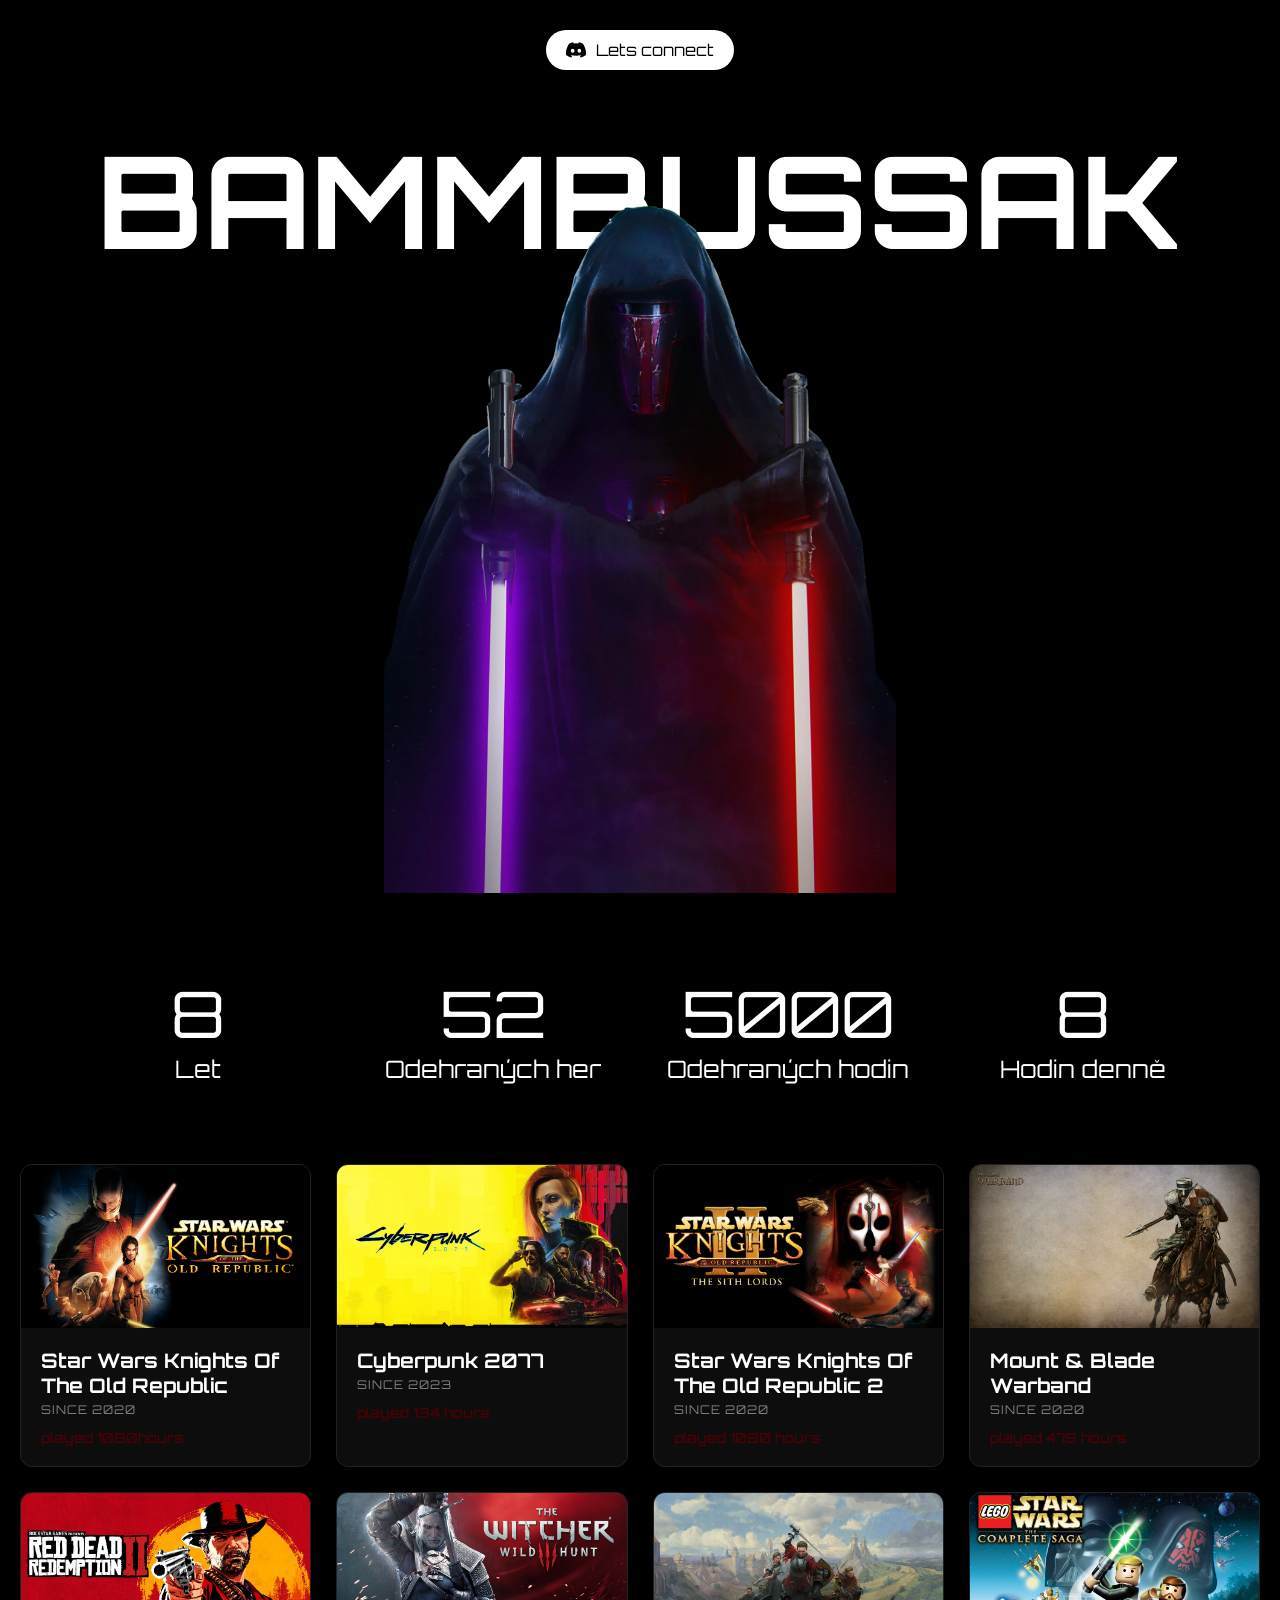
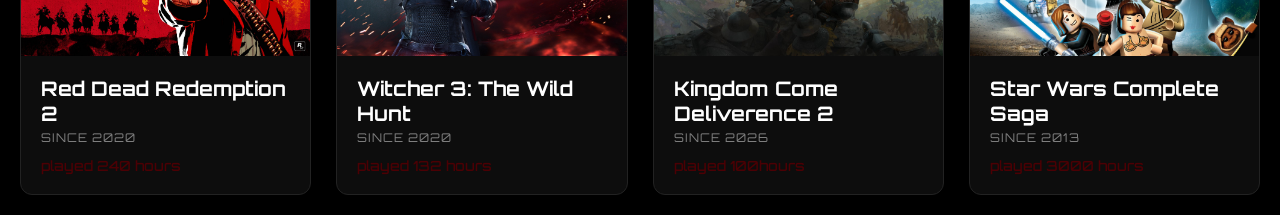
<file: index.html>
<!DOCTYPE html>
<html lang="en">

<head>
    <meta charset="UTF-8">
    <meta name="viewport" content="width=device-width, initial-scale=1.0">
    <meta name="Description">
    <link rel="stylesheet" href="index.css">
    <title>Gaming Website - Bammbussak</title>
</head>

<body>
    <header>
        <a href="https://discord.com/users/Bammbussak" target="_blank">
            <button>
            <svg xmlns="http://www.w3.org/2000/svg"  width="16" height="16" fill="currentColor" class="bi bi-discord"
                viewBox="0 0 16 16">
                <path
                    d="M13.545 2.907a13.2 13.2 0 0 0-3.257-1.011.05.05 0 0 0-.052.025c-.141.25-.297.577-.406.833a12.2 12.2 0 0 0-3.658 0 8 8 0 0 0-.412-.833.05.05 0 0 0-.052-.025c-1.125.194-2.22.534-3.257 1.011a.04.04 0 0 0-.021.018C.356 6.024-.213 9.047.066 12.032q.003.022.021.037a13.3 13.3 0 0 0 3.995 2.02.05.05 0 0 0 .056-.019q.463-.63.818-1.329a.05.05 0 0 0-.01-.059l-.018-.011a9 9 0 0 1-1.248-.595.05.05 0 0 1-.02-.066l.015-.019q.127-.095.248-.195a.05.05 0 0 1 .051-.007c2.619 1.196 5.454 1.196 8.041 0a.05.05 0 0 1 .053.007q.121.1.248.195a.05.05 0 0 1-.004.085 8 8 0 0 1-1.249.594.05.05 0 0 0-.03.03.05.05 0 0 0 .003.041c.24.465.515.909.817 1.329a.05.05 0 0 0 .056.019 13.2 13.2 0 0 0 4.001-2.02.05.05 0 0 0 .021-.037c.334-3.451-.559-6.449-2.366-9.106a.03.03 0 0 0-.02-.019m-8.198 7.307c-.789 0-1.438-.724-1.438-1.612s.637-1.613 1.438-1.613c.807 0 1.45.73 1.438 1.613 0 .888-.637 1.612-1.438 1.612m5.316 0c-.788 0-1.438-.724-1.438-1.612s.637-1.613 1.438-1.613c.807 0 1.451.73 1.438 1.613 0 .888-.631 1.612-1.438 1.612" />
            </svg>
            <span>Lets connect</span>
            </button>
        </a>
    </header>

    <main>
        <section class="hero">
            <h1>Bammbussak</h1><img src="revan.png" alt="Hero Image">
        </section>

        <section class="stats">
            <div class="stats-item">
                <p>8</p>
                <p>Let</p>
            </div>
            <div class="stats-item">
                <p>52</p>
                <p>Odehraných her</p>
            </div>
            <div class="stats-item">
                <p>5000</p>
                <p>Odehraných hodin</p>
            </div>
            <div class="stats-item">
                <p>8</p>
                <p>Hodin denně</p>
            </div>


        </section>

        <section class="cards">

    <div class="cards-item">
        <div class="cards-item-img" style="background-image: url('SWKOTOR.jpg');"></div>
        <div class="cards-item-footer">
            <div>
                <p>Star Wars Knights Of The Old Republic</p>
                <p>since 2020</p>
            </div>
            <div>
                <p>played 1080hours</p>
            </div>
        </div>
    </div>

    <div class="cards-item">
        <div class="cards-item-img" style="background-image: url('cp.jpg');"></div>
        <div class="cards-item-footer">
            <div>
                <p>Cyberpunk 2077</p>
                <p>since 2023</p>
            </div>
            <div>
                <p>played 134 hours</p>
            </div>
        </div>
    </div>

    <div class="cards-item">
        <div class="cards-item-img" style="background-image: url('SWKOTOR2.jpg');"></div>
        <div class="cards-item-footer">
            <div>
                <p>Star Wars Knights Of The Old Republic 2</p>
                <p>since 2020</p>
            </div>
            <div>
                <p>played 1080 hours</p>
            </div>
        </div>
    </div>

    <div class="cards-item">
        <div class="cards-item-img" style="background-image: url('MABW.jpg');"></div>
        <div class="cards-item-footer">
            <div>
                <p>Mount & Blade Warband</p>
                <p>since 2020</p>
            </div>
            <div>
                <p>played 475 hours</p>
            </div>
        </div>
    </div>

    <div class="cards-item">
        <div class="cards-item-img" style="background-image: url('RDR2.jpg');"></div>
        <div class="cards-item-footer">
            <div>
                <p>Red Dead Redemption 2</p>
                <p>since 2020</p>
            </div>
            <div>
                <p>played 240 hours</p>
            </div>
        </div>
    </div>

    <div class="cards-item">
        <div class="cards-item-img" style="background-image: url('Witcher3.jpg');"></div>
        <div class="cards-item-footer">
            <div>
                <p>Witcher 3: The Wild Hunt</p>
                <p>since 2020</p>
            </div>
            <div>
                <p>played 132 hours</p>
            </div>
        </div>
    </div>

    <div class="cards-item">
        <div class="cards-item-img" style="background-image: url('KCD2.jpg');"></div>
        <div class="cards-item-footer">
            <div>
                <p>Kingdom Come Deliverence 2</p>
                <p>since 2026</p>
            </div>
            <div>
                <p>played 100hours</p>
            </div>
        </div>
    </div>

    <div class="cards-item">
        <div class="cards-item-img" style="background-image: url('SWCompleteSaga.jpg');"></div>
        <div class="cards-item-footer">
            <div>
                <p>Star Wars Complete Saga</p>
                <p>since 2013</p>
            </div>
            <div>
                <p>played 3000 hours</p>
            </div>
        </div>
    </div>
        </section>
</body>

</html>
</file>
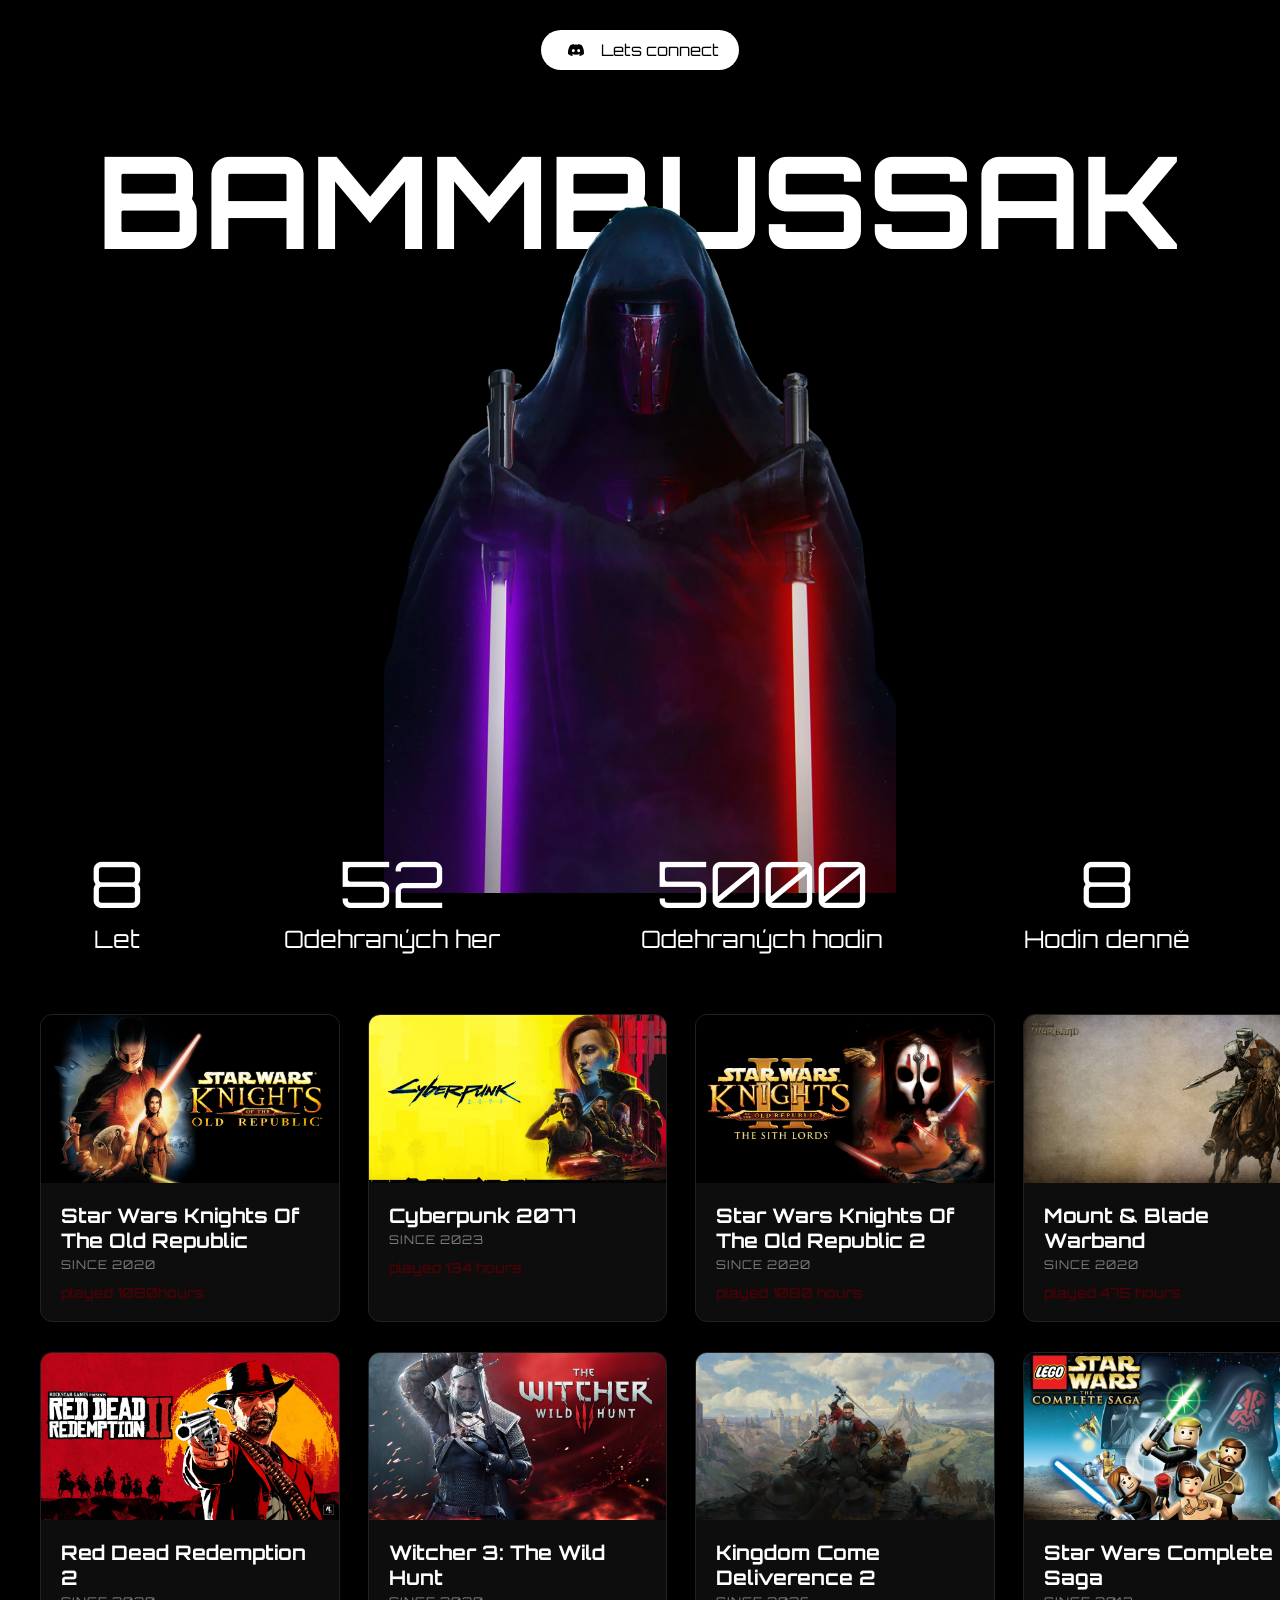
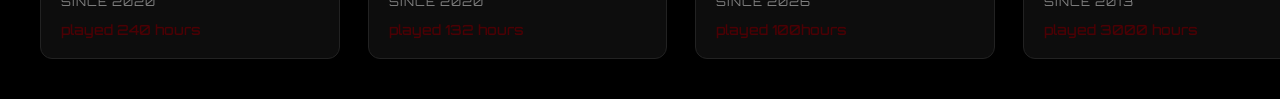
<file: gaming.html>
<!DOCTYPE html>
<html lang="en">

<head>
    <meta charset="UTF-8">
    <meta name="viewport" content="width=device-width, initial-scale=1.0">
    <meta name="Description">
    <link rel="stylesheet" href=" gaming.css">
    <title>Gaming Website - Bammbussak</title>
</head>

<body>
    <header>
        <a href="https://discord.com/users/Bammbussak" target="_blank">
            <button>
            <svg xmlns="http://www.w3.org/2000/svg"  width="16" height="16" fill="currentColor" class="bi bi-discord"
                viewBox="0 0 16 16">
                <path
                    d="M13.545 2.907a13.2 13.2 0 0 0-3.257-1.011.05.05 0 0 0-.052.025c-.141.25-.297.577-.406.833a12.2 12.2 0 0 0-3.658 0 8 8 0 0 0-.412-.833.05.05 0 0 0-.052-.025c-1.125.194-2.22.534-3.257 1.011a.04.04 0 0 0-.021.018C.356 6.024-.213 9.047.066 12.032q.003.022.021.037a13.3 13.3 0 0 0 3.995 2.02.05.05 0 0 0 .056-.019q.463-.63.818-1.329a.05.05 0 0 0-.01-.059l-.018-.011a9 9 0 0 1-1.248-.595.05.05 0 0 1-.02-.066l.015-.019q.127-.095.248-.195a.05.05 0 0 1 .051-.007c2.619 1.196 5.454 1.196 8.041 0a.05.05 0 0 1 .053.007q.121.1.248.195a.05.05 0 0 1-.004.085 8 8 0 0 1-1.249.594.05.05 0 0 0-.03.03.05.05 0 0 0 .003.041c.24.465.515.909.817 1.329a.05.05 0 0 0 .056.019 13.2 13.2 0 0 0 4.001-2.02.05.05 0 0 0 .021-.037c.334-3.451-.559-6.449-2.366-9.106a.03.03 0 0 0-.02-.019m-8.198 7.307c-.789 0-1.438-.724-1.438-1.612s.637-1.613 1.438-1.613c.807 0 1.45.73 1.438 1.613 0 .888-.637 1.612-1.438 1.612m5.316 0c-.788 0-1.438-.724-1.438-1.612s.637-1.613 1.438-1.613c.807 0 1.451.73 1.438 1.613 0 .888-.631 1.612-1.438 1.612" />
            </svg>
            <span>Lets connect</span>
            </button>
        </a>
    </header>

    <main>
        <section class="hero">
            <h1>Bammbussak</h1><img src="revan.png" alt="Hero Image">
        </section>

        <section class="stats">
            <div class="stats-item">
                <p>8</p>
                <p>Let</p>
            </div>
            <div class="stats-item">
                <p>52</p>
                <p>Odehraných her</p>
            </div>
            <div class="stats-item">
                <p>5000</p>
                <p>Odehraných hodin</p>
            </div>
            <div class="stats-item">
                <p>8</p>
                <p>Hodin denně</p>
            </div>


        </section>

        <section class="cards">

    <div class="cards-item">
        <div class="cards-item-img" style="background-image: url('SWKOTOR.jpg');"></div>
        <div class="cards-item-footer">
            <div>
                <p>Star Wars Knights Of The Old Republic</p>
                <p>since 2020</p>
            </div>
            <div>
                <p>played 1080hours</p>
            </div>
        </div>
    </div>

    <div class="cards-item">
        <div class="cards-item-img" style="background-image: url('cp.jpg');"></div>
        <div class="cards-item-footer">
            <div>
                <p>Cyberpunk 2077</p>
                <p>since 2023</p>
            </div>
            <div>
                <p>played 134 hours</p>
            </div>
        </div>
    </div>

    <div class="cards-item">
        <div class="cards-item-img" style="background-image: url('SWKOTOR2.jpg');"></div>
        <div class="cards-item-footer">
            <div>
                <p>Star Wars Knights Of The Old Republic 2</p>
                <p>since 2020</p>
            </div>
            <div>
                <p>played 1080 hours</p>
            </div>
        </div>
    </div>

    <div class="cards-item">
        <div class="cards-item-img" style="background-image: url('MABW.jpg');"></div>
        <div class="cards-item-footer">
            <div>
                <p>Mount & Blade Warband</p>
                <p>since 2020</p>
            </div>
            <div>
                <p>played 475 hours</p>
            </div>
        </div>
    </div>

    <div class="cards-item">
        <div class="cards-item-img" style="background-image: url('RDR2.jpg');"></div>
        <div class="cards-item-footer">
            <div>
                <p>Red Dead Redemption 2</p>
                <p>since 2020</p>
            </div>
            <div>
                <p>played 240 hours</p>
            </div>
        </div>
    </div>

    <div class="cards-item">
        <div class="cards-item-img" style="background-image: url('Witcher3.jpg');"></div>
        <div class="cards-item-footer">
            <div>
                <p>Witcher 3: The Wild Hunt</p>
                <p>since 2020</p>
            </div>
            <div>
                <p>played 132 hours</p>
            </div>
        </div>
    </div>

    <div class="cards-item">
        <div class="cards-item-img" style="background-image: url('KCD2.jpg');"></div>
        <div class="cards-item-footer">
            <div>
                <p>Kingdom Come Deliverence 2</p>
                <p>since 2026</p>
            </div>
            <div>
                <p>played 100hours</p>
            </div>
        </div>
    </div>

    <div class="cards-item">
        <div class="cards-item-img" style="background-image: url('SWCompleteSaga.jpg');"></div>
        <div class="cards-item-footer">
            <div>
                <p>Star Wars Complete Saga</p>
                <p>since 2013</p>
            </div>
            <div>
                <p>played 3000 hours</p>
            </div>
        </div>
    </div>
        </section>
</body>

</html>
</file>
<file: index.css>
@import url('https://fonts.googleapis.com/css2?family=Joan&family=Orbitron:wght@400..900&family=Poppins:ital,wght@0,100;0,200;0,300;0,400;0,500;0,600;0,700;0,800;0,900;1,100;1,200;1,300;1,400;1,500;1,600;1,700;1,800;1,900&display=swap');

:root {
    --bg-color:black;
    --text-color:white;
    --muted-text-color:gray;
    --btn-bg-color:white;
    --btn-text-color:black;

    --radius: 50px;

    --text-xs-size: 12px;
    --text-sm-size: 14px;
    --text-base-size: 16px;
    --text-lg-size: 20px;
    --text-xl-size: 24px;
    --text-2xl-size: 32px;
    --text-3xl-size: 40px;
    --text-4xl-size: 48px;
    --text-5xl-size: 64px;
    --text-6xl-size: 80px;
    --text-7xl-size: 96px;

}

* {
    font-family: "orbitron";
    box-sizing: border-box;
}

a {
    color: inherit;
    text-decoration: none;
}

*{
    font-family: "orbitron";
}

p, span, h1, h2, h3, h4, h5, h6{
    margin: 0;
    padding: 0;
}

body {
    background-color: var(--bg-color);
    margin: 0;
    padding: 0;
    color: var(--text-color);
    font-size: var(--text-base-size);
    max-width: 100%;
    overflow-x: hidden;
}

    header {
    width: 100%;
    max-width: 100%;
    height: 100px;
    display: flex;
    justify-content: center;
    align-items: center;
    position: sticky;
    top: 0;
    z-index: 10;
    overflow: hidden;
}

header button {
    background-color: var(--btn-bg-color);
    color: var(--btn-text-color);
    border: none;
    border-radius: var(--radius);
    padding: 10px 20px;
    cursor: pointer;
    display: flex;
    align-items: center;
    gap: 10px;
    font-size: var(--text-base-size);
    transition: 0.3s ease-in-out;
    max-width: 100%;
}

header button svg {
    width: 20px;
    height: 20px;
    flex-shrink: 0;
}

    header button:hover{
        background-color: var(--btn-text-color);
        color: var(--btn-bg-color);
    }

    .hero{
        width: auto;
        padding: 20px;
        display: flex;
        flex-direction: column;
        justify-content: center;
        align-items: center;
        text-align: center;
    }

    .hero h1{
        font-size: 10vw;
        margin: 0;
        text-transform: uppercase;
    }

    .hero img{
        width: 20vw;
        margin-top: -20%;
    }

.stats {
    display: grid;
    grid-template-columns: repeat(auto-fit, minmax(200px, 1fr));
    gap: 20px;
    padding: 20px;
    max-width: 1200px;
    margin: 40px auto;
    text-align: center;
}

    .stats-item{
        display: flex;
        flex-direction: column;
        align-items: center;
        gap: 0px;
    }

    .stats-item p:first-child{
        font-size: var(--text-5xl-size);
    }

    .stats-item p:last-child{
        font-size: var(--text-xl-size);
    }

@media screen and (max-width: 768px) {
    .stats{
        grid-template-columns: repeat(2, auto);
        gap: 20px;
        margin-top: -15vh;
    }
    
    .stats-item p:first-child{
    font-size: var(--text-3xl-size);
    }

     .stats-item p:last-child{
        font-size: var(--text-sm-size);
    }
}

    .hero img{
        width: 40vw;
        margin-top: -8%;
    }

.cards {
    display: grid;
    grid-template-columns: repeat(auto-fit, minmax(280px, 1fr));
    gap: 25px;
    padding: 20px;
    max-width: 1400px;
    margin: 0px auto;
    width: 100%;
}

.cards-item {
    display: flex;
    flex-direction: column;
    width: 100%;
    background: #0d0d0d;
    border-radius: 12px;
    overflow: hidden;
    border: 1px solid #222;
    transition: transform 0.3s ease;
}

.cards-item:hover {
    transform: translateY(-5px);
}

.cards-item-img {
    width: 100%;
    aspect-ratio: 16/9;
    background-size: cover;
    background-repeat: no-repeat;
    background-position: center;
}

.cards-item-footer {
    display: flex;
    flex-direction: column;
    gap: 12px;
    padding: 20px;
}

.cards-item-footer div:first-child p:first-child {
    font-size: var(--text-lg-size);
    font-weight: 700;
    margin-bottom: 4px;
}

.cards-item-footer div:first-child p:last-child {
    font-size: var(--text-xs-size);
    color: var(--muted-text-color);
    text-transform: uppercase;
    letter-spacing: 1px;
}

.cards-item-footer div:last-child p {
    font-size: var(--text-sm-size);
    color: #4b0004;
    font-weight: 500;
}

@media screen and (max-width: 1200px) {
    .cards {
        grid-template-columns: repeat(2, 1fr);
    }    
}

@media screen and (max-width: 768px) {
    .stats{
        grid-template-columns: repeat(2, auto);
        gap: 20px;
        margin-top: -15vh;
    }

    .stats-item p:first-child{
    font-size: var(--text-3xl-size);
    }

     .stats-item p:last-child{
        font-size: var(--text-sm-size);
    }

        .hero img{
            width: 40vw;
            margin-top: -25%;
        }

        .cards{
            grid-template-columns: 1fr;
        }
}
</file>
<file: gaming.css>
@import url('https://fonts.googleapis.com/css2?family=Joan&family=Orbitron:wght@400..900&family=Poppins:ital,wght@0,100;0,200;0,300;0,400;0,500;0,600;0,700;0,800;0,900;1,100;1,200;1,300;1,400;1,500;1,600;1,700;1,800;1,900&display=swap');

:root {
    --bg-color:black;
    --text-color:white;
    --muted-text-color:gray;
    --btn-bg-color:white;
    --btn-text-color:black;

    --radius: 50px;

    --text-xs-size: 12px;
    --text-sm-size: 14px;
    --text-base-size: 16px;
    --text-lg-size: 20px;
    --text-xl-size: 24px;
    --text-2xl-size: 32px;
    --text-3xl-size: 40px;
    --text-4xl-size: 48px;
    --text-5xl-size: 64px;
    --text-6xl-size: 80px;
    --text-7xl-size: 96px;

}

a {
    color: inherit;
    text-decoration: none;
}

*{
    font-family: "orbitron";
}

p, span, h1, h2, h3, h4, h5, h6{
    margin: 0;
    padding: 0;
}

body{
    background-color: var(--bg-color);
    margin: 0;
    padding: 0;
    background-color: var(--bg-color);
    color: var(--text-color);
    font-size: var(--text-base-size);

}

    header{
        width:auto;
        height: 100px;
        display: flex;
        justify-content: center;
        align-items: center;
        position: sticky;
        top: 0;
    }

    header button{
        background-color: var(--btn-bg-color);
        color: var(--btn-text-color);
        border: none;
        border-radius: var(--radius);
        padding: 10px 20px;
        cursor: pointer;
        display: flex;
        align-items: center;
        gap: 10px;
        font-size: var(--text-base-size);
        transition: 0.3s ease-in-out;
    }

    header button:hover{
        background-color: var(--btn-text-color);
        color: var(--btn-bg-color);
    }

    header button svg{
        width: 30px;
    }

    .hero{
        width: auto;
        padding: 20px;
        display: flex;
        flex-direction: column;
        justify-content: center;
        align-items: center;
        text-align: center;
    }

    .hero h1{
        font-size: 10vw;
        margin: 0;
        text-transform: uppercase;
    }

    .hero img{
        width: 20vw;
        margin-top: -20%;
    }

    .stats{
        width: auto;
        display: grid;
        grid-template-columns: repeat(4, auto);
        padding: 20px;
        margin: 0px auto;
        margin-top: -10vh;
    }

    .stats-item{
        display: flex;
        flex-direction: column;
        align-items: center;
        gap: 0px;
    }

    .stats-item p:first-child{
        font-size: var(--text-5xl-size);
    }

    .stats-item p:last-child{
        font-size: var(--text-xl-size);
    }

@media screen and (max-width: 768px) {
    .stats{
        grid-template-columns: repeat(2, auto);
        gap: 20px;
        margin-top: -15vh;
    }
    
    .stats-item p:first-child{
    font-size: var(--text-3xl-size);
    }

     .stats-item p:last-child{
        font-size: var(--text-sm-size);
    }
}

    .hero img{
        width: 40vw;
        margin-top: -8%;
    }

.cards {
    display: grid;
    grid-template-columns: repeat(4, 1fr);
    gap: 30px;
    padding: 40px 40px;
    width: 100%;
}

.cards-item {
    display: flex;
    flex-direction: column;
    width: 100%;
    background: #0d0d0d;
    border-radius: 12px;
    overflow: hidden;
    border: 1px solid #222;
    transition: transform 0.3s ease;
}

.cards-item:hover {
    transform: translateY(-5px);
}

.cards-item-img {
    width: 100%;
    aspect-ratio: 16/9;
    background-size: cover;
    background-repeat: no-repeat;
    background-position: center;
}

.cards-item-footer {
    display: flex;
    flex-direction: column;
    gap: 12px;
    padding: 20px;
}

.cards-item-footer div:first-child p:first-child {
    font-size: var(--text-lg-size);
    font-weight: 700;
    margin-bottom: 4px;
}

.cards-item-footer div:first-child p:last-child {
    font-size: var(--text-xs-size);
    color: var(--muted-text-color);
    text-transform: uppercase;
    letter-spacing: 1px;
}

.cards-item-footer div:last-child p {
    font-size: var(--text-sm-size);
    color: #4b0004;
    font-weight: 500;
}

@media screen and (max-width: 1200px) {
    .cards {
        grid-template-columns: repeat(2, 1fr);
    }    
}

@media screen and (max-width: 768px) {
    .stats{
        grid-template-columns: repeat(2, auto);
        gap: 20px;
        margin-top: -15vh;
    }

    .stats-item p:first-child{
    font-size: var(--text-3xl-size);
    }

     .stats-item p:last-child{
        font-size: var(--text-sm-size);
    }

        .hero img{
            width: 40vw;
            margin-top: -25%;
        }

        .cards{
            grid-template-columns: 1fr;
        }
}
</file>
